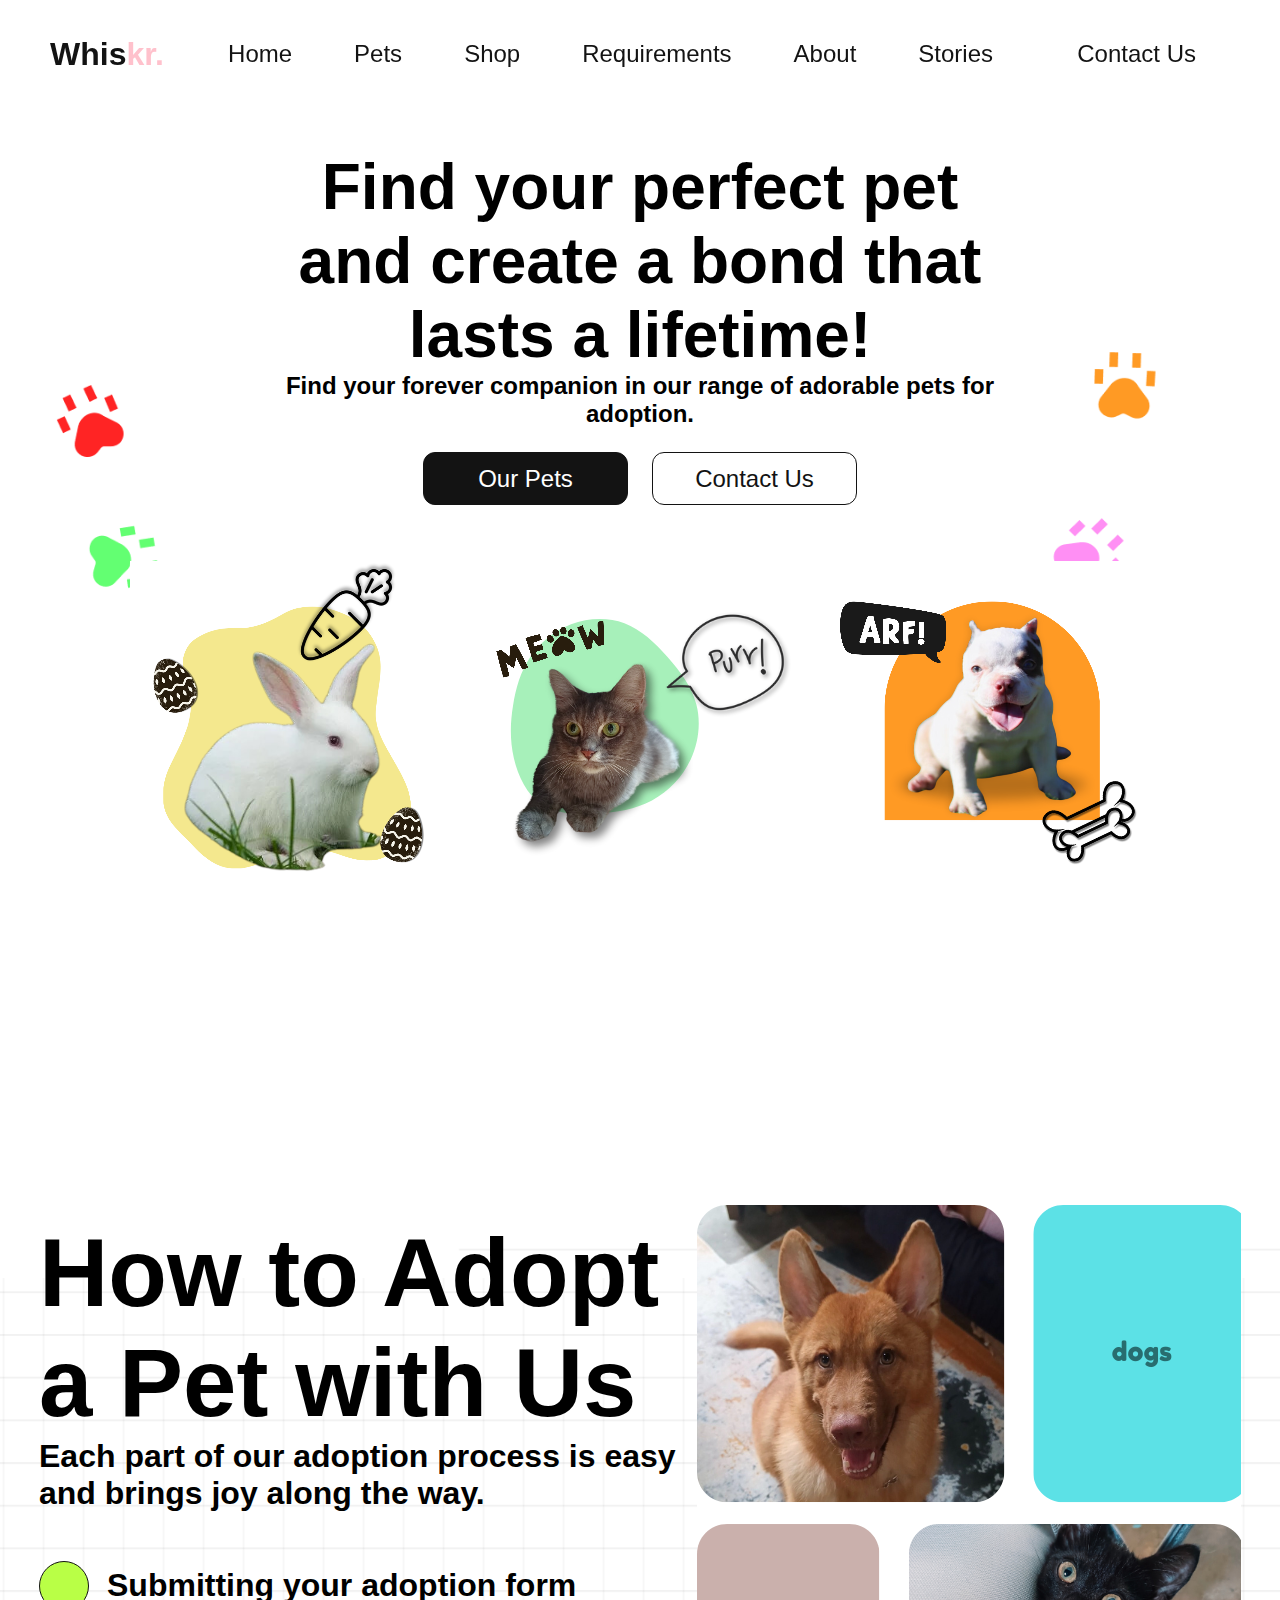
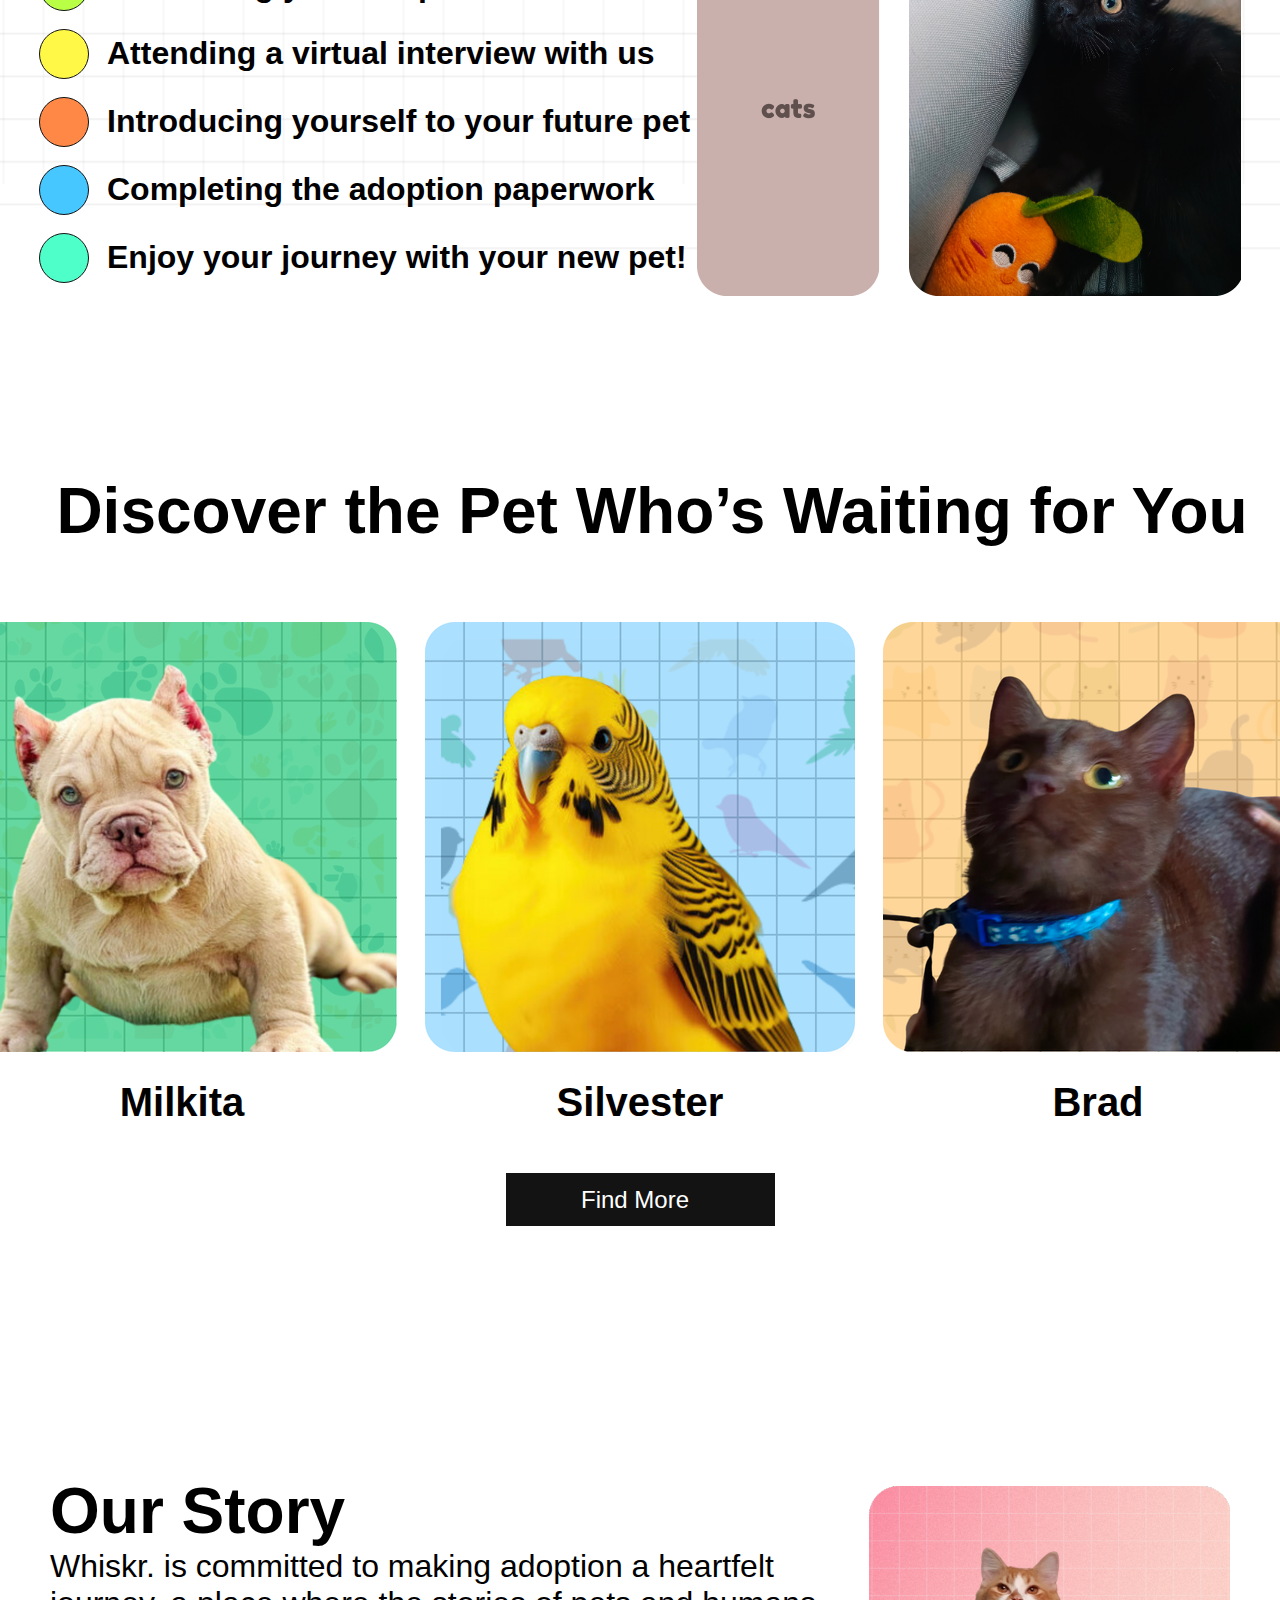
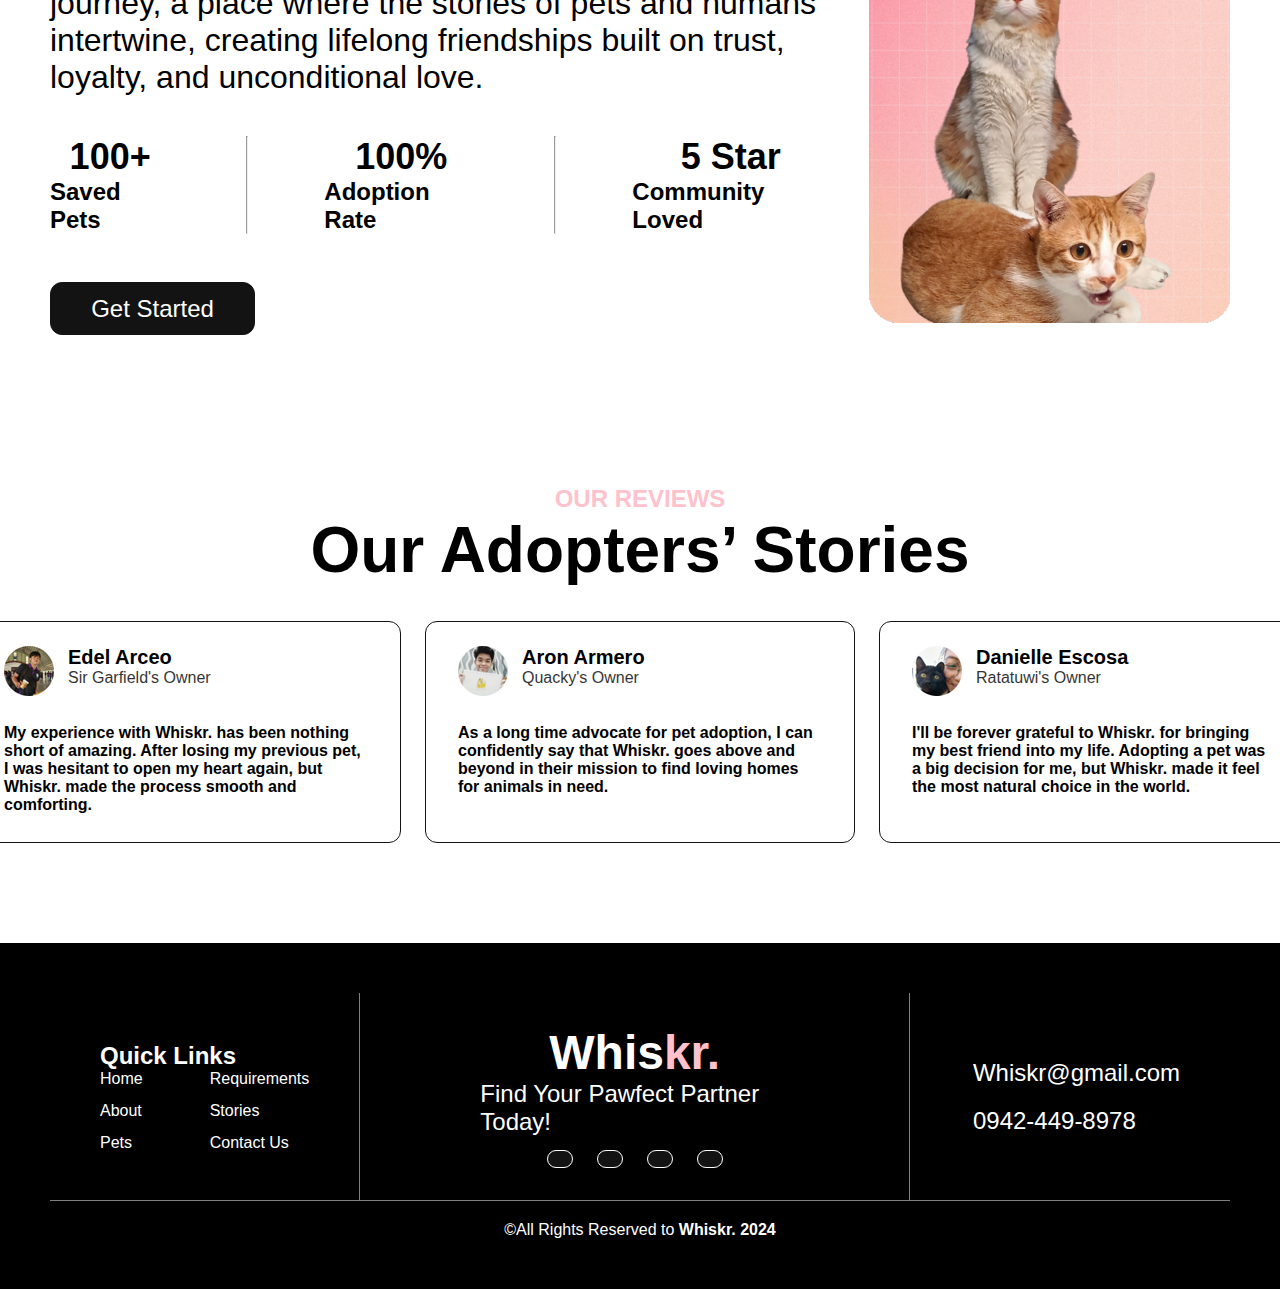
<file: index.html>
<!DOCTYPE html>
<html lang="en">
  <head>
    <meta charset="UTF-8" />
    <!-- Use for responsiveness -->
    <meta name="viewport" content="width=device-width, initial-scale=1.0" />
    <!-- link To CSS -->
    <link rel="stylesheet" href="style.css" />
    <!-- link To JS -->
    <script src="index.js" defer></script>
    <!-- For Icons -->
    <link
      rel="stylesheet"
      href="https://cdnjs.cloudflare.com/ajax/libs/font-awesome/6.5.2/css/all.min.css"
      integrity="sha512-SnH5WK+bZxgPHs44uWIX+LLJAJ9/2PkPKZ5QiAj6Ta86w+fsb2TkcmfRyVX3pBnMFcV7oQPJkl9QevSCWr3W6A=="
      crossorigin="anonymous"
      referrerpolicy="no-referrer"
    />
    <title>Pawfect | Pet Adoption</title>
  </head>
  <body>
    <!-- Navbar -->
    <nav>
        <a href="index.html" class="brand">
            <h1>Whis<b class="accent">kr.</b></h1>
        </a>
        <div class="menu">
            <div class="btn">
                <i class="fas fa-times close-btn"></i>
            </div>
            <a href="index.html">Home</a>
            <a href="index.html#pets">Pets</a>
            <a href="shop.html">Shop</a>
            <a href="index.html#requirements">Requirements</a>
            <a href="index.html#about">About</a>
            <a href="index.html#stories">Stories</a>
        </div>

        <button class="btn-2" onclick="window.location.href='signin-signup.html'">
          <p>Contact Us</p>
          <i class="fa-solid fa-circle-arrow-right"></i>
      </button>

        <div class="btn">
            <i class="fas fa-bars menu-btn"></i>
        </div>
    </nav>
    <!-- Navbar End -->

    <!-- Hero Page Section -->
     <section class="heropage">
        <div class="hero-headlines">
            <h1>Find your perfect pet and create a bond that lasts a lifetime!</h1>
            <p>Find your forever companion in our range of adorable pets for adoption.
            </p>
            <div class="hero-headlines-buttons">
                <button class="btn-3 ">Our Pets</button>
                <button class="btn-3 btn-transparent" onclick="window.location.href='signin-signup.html'">Contact Us</button>
            </div>
        </div>
        <div class="hero-images">
            <img src="Img/ribit-front.png" alt="Img">
            <img src="Img/ket-front.png" alt="Img">
            <img src="Img/dawg-front.png" alt="Img">
        </div>
     </section>
    <!-- Hero Page End Section -->

    <!-- Requirements Section -->
    <section class="requirements" id="requirements">
      <div class="requirements-headlines">
        <h1>How to Adopt a Pet with Us</h1>
        <p>Each part of our adoption process is easy and brings joy along the way.</p>

        <div class="r-item-container">

          <!-- r item 1 -->
           <div class="r-item">
            <div class="r-logo" style="background-color: #b9ff46;">
              <i class="fa-regular fa-newspaper"></i>
            </div>
            <h5>Submitting your adoption form</h5>
           </div>

            <!-- r item 2 -->
           <div class="r-item">
            <div class="r-logo" style="background-color: #fff846;">
              <i class="fa-solid fa-phone"></i>
            </div>
            <h5>Attending a virtual interview with us</h5>
           </div>

            <!-- r item 3 -->
           <div class="r-item">
            <div class="r-logo" style="background-color: #ff8846;">
              <i class="fa-solid fa-paw"></i>
            </div>
            <h5>Introducing yourself to your future pet</h5>
           </div>

           <!-- r item 4 -->
           <div class="r-item">
            <div class="r-logo" style="background-color: #46c7ff;">
              <i class="fa-regular fa-file-zipper"></i>
            </div>
            <h5>Completing the adoption paperwork</h5>
           </div>

           <!-- r item 5 -->
           <div class="r-item">
            <div class="r-logo" style="background-color: #4fffca;">
              <i class="fa-solid fa-handshake"></i>
            </div>
            <h5>Enjoy your journey with your new pet!</h5>
           </div> 

        </div>
      </div>
      <img src="Img/requirements.png" alt="Img"/>
    </section>
    <!-- requirements Section End -->

    <!-- Pets Section -->
     <section class="pets" id="pets">
      <div class="pets-headlines">
        <i class="fa-solid fa-paw"></i>
        <h1>Discover the Pet Who’s Waiting for You</h1>
      </div>

      <div class="pets-collection">
       <div class="pet-item">
        <img src="Img/dawg-adopt.png" alt="Img">
        <h3>Milkita</h3>
       </div>

        <div class="pet-item">
          <img src="Img/perot-adopt.png" alt="Img">
          <h3>Silvester</h3>
        </div>

          <div class="pet-item">
            <img src="Img/ket-adopt.png" alt="Img">
            <h3>Brad</h3>
          </div>
      </div>
      <button class="btn-3 btn-pets">
        <p>Find More</p>
        <i class="fa-solid fa-arrow-right-long"></i>
      </button>
    </section>
    <!-- Pets Section End -->

    <!-- About Section -->
     <div class="about" id="about">
      <div class="about-headlines">
        <h1>Our Story</h1>
        <p class="reveal-type" data-bg-color="#cccccc" data-fb-color="black">
          Whiskr. is committed to making adoption a heartfelt journey, a place where the stories of pets and humans intertwine, 
          creating lifelong friendships built on trust, loyalty, and unconditional love.
        </p>

        <div class="about-info">
          <div class="about-info-item">
            <h5>100+</h5>
            <h6>Saved Pets</h6>
          </div>
          <hr class="about-info-divider"/>

          <div class="about-info-item">
            <h5>100%</h5>
            <h6>Adoption Rate</h6>
          </div>
          <hr class="about-info-divider"/>

          <div class="about-info-item">
            <h5>5 Star</h5>
            <h6>Community Loved</h6>
          </div>
        </div>
        <button class="btn-3" onclick="window.location.href='signin-signup.html'">Get Started</button>
      </div>
      <img src="Img/Story.png" alt="Img"/>
     </div>
    <!-- About Section -->

    <!-- Testimonials Section -->
     <div class="testimonials" id="stories">
      <h6>OUR REVIEWS</h6>
      <h1>Our Adopters’ Stories</h1>

      <div class="testimony-container">
        <!--Testimony Item 1 -->
        <div class="testimony-item">
          <div class="testimony-people">
            <div class="testimony-name">
              <img src="Img/2.png" alt="Img">
              <div class="testimony-name-item">
                <h4>Edel Arceo</h4>
                <p>Sir Garfield's Owner</p>
              </div>
            </div>
            <i class="fa-solid fa-quote-right"></i>
          </div>
          <p class="testimony-text">My experience with Whiskr. has been nothing short of amazing. After losing my previous pet, I was hesitant to open
            my heart again, but Whiskr. made the process smooth and comforting.
          </p>
        </div>

        <!--Testimony Item 2 -->
        <div class="testimony-item">
          <div class="testimony-people">
            <div class="testimony-name">
              <img src="Img/3.png" alt="Img">
              <div class="testimony-name-item">
                <h4>Aron Armero</h4>
                <p>Quacky's Owner</p>
              </div>
            </div>
            <i class="fa-solid fa-quote-right"></i>
          </div>
          <p class="testimony-text">As a long time advocate for pet adoption, I can confidently say that Whiskr. goes above and beyond
            in their mission to find loving homes for animals in need.
          </p>
        </div>

        <!--Testimony Item 3 -->
        <div class="testimony-item">
          <div class="testimony-people">
            <div class="testimony-name">
              <img src="Img/1.png" alt="Img">
              <div class="testimony-name-item">
                <h4>Danielle Escosa</h4>
                <p>Ratatuwi's Owner</p>
              </div>
            </div>
            <i class="fa-solid fa-quote-right"></i>
          </div>
          <p class="testimony-text">I'll be forever grateful to Whiskr. for bringing my best friend into my life. Adopting a pet
            was a big decision for me, but Whiskr. made it feel the most natural choice in the world.
          </p>
        </div>

      </div>
     </div>
    <!-- Testimonials Section End -->

    <!-- Footer Section -->
     <footer id="footer">
      <div class="footer-container">
        <div class="footer-links">
          <h2>Quick Links</h2>
          <div class="link-container">
            <div class="links">
              <a href="/">Home</a>
              <a href="index.html#about">About</a>
              <a href="index.html#pets">Pets</a>
            </div>
              <div class="links">
                <a href="index.html#requirements">Requirements</a>
                <a href="index.html#stories">Stories</a>
                <a href="index.html#footer">Contact Us</a>
              </div>
          </div>
        </div>
        <div class="footer-brand">
          <h1>Whis<b class="accent">kr.</b></h1>
          <p>Find Your Pawfect Partner Today!</p>
          <div class="socials">
          <a href="/"><i class="fa-brands fa-facebook-f"></i></a>
          <a href="/"><i class="fa-brands fa-tiktok"></i></a>
          <a href="/"><i class="fa-brands fa-twitter"></i></a>
          <a href="/"><i class="fa-brands fa-instagram"></i></a>
        </div>
        </div>
        <div class="footer-contact-info">
          <div class="contact-info-item">
            <i class="fa-regular fa-envelope"></i>
            <p>Whiskr@gmail.com</p>
          </div>
            <div class="contact-info-item">
              <i class="fa-solid fa-phone"></i>
              <p>0942-449-8978</p>
            </div>
        </div>
      </div>
      <p class="copyright">©All Rights Reserved to <b>Whiskr. 2024</b></p>
     </footer>
    <!-- Footer Section End -->

  </body>
</html>
</file>
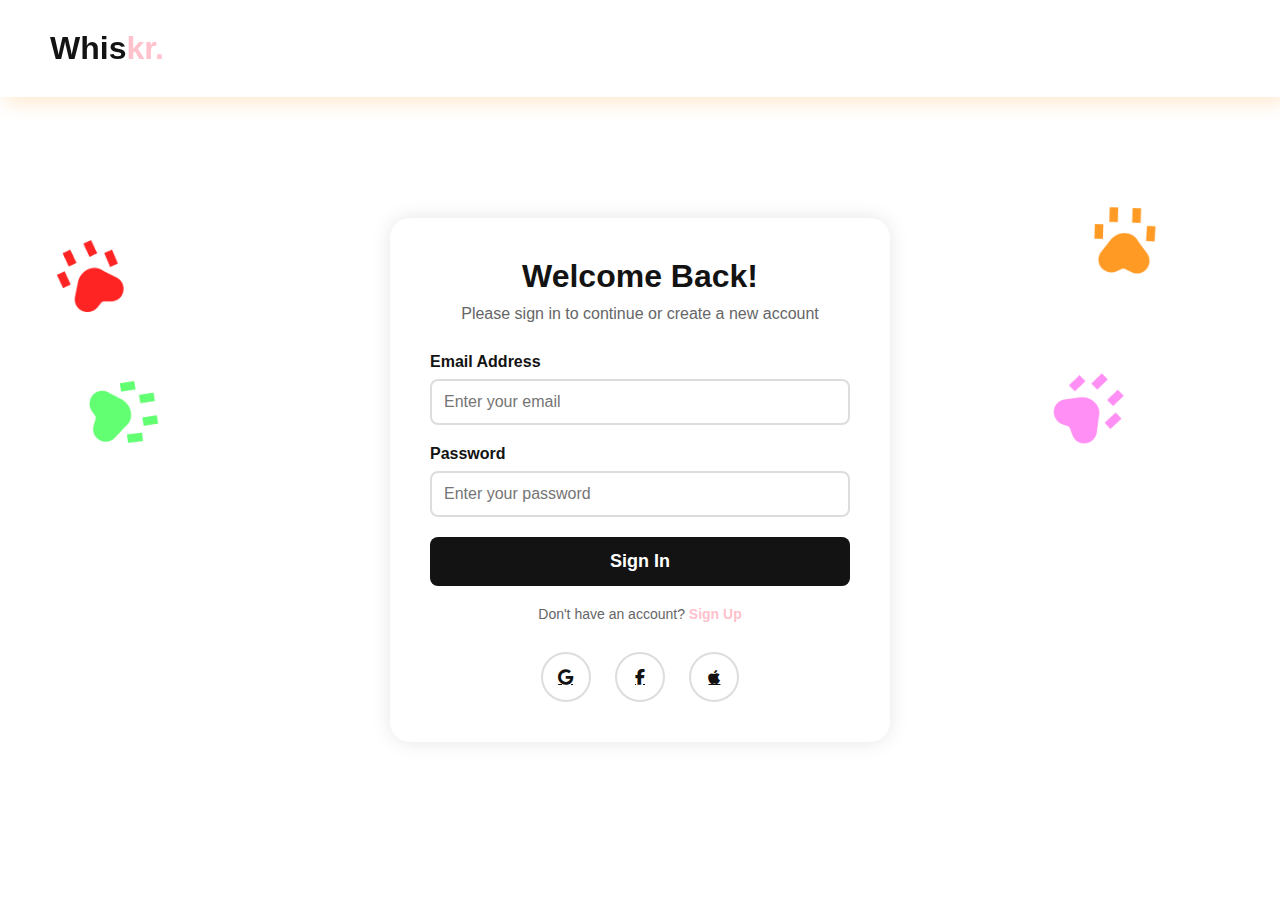
<file: signin-signup.html>
<!DOCTYPE html>
<html lang="en">
<head>
    <meta charset="UTF-8" />
    <meta name="viewport" content="width=device-width, initial-scale=1.0" />
    <link rel="stylesheet" href="https://cdnjs.cloudflare.com/ajax/libs/font-awesome/6.5.2/css/all.min.css" />
    <title>Whiskr | Sign In</title>
    <style>
        @import url("https://fonts.googleapis.com/css2?family=Poppins:wght@200..1000&display=swap");

        * {
            margin: 0;
            padding: 0;
            box-sizing: border-box;
            font-family: "Nunito Sans", sans-serif;
        }

        :root {
            --accent: #FFC1CC;
            --black: #131313;
        }

        body {
            min-height: 100vh;
            display: flex;
            flex-direction: column;
        }

        nav {
            z-index: 999;
            position: fixed;
            top: 0;
            left: 0;
            width: 100%;
            display: flex;
            justify-content: space-between;
            align-items: center;
            color: var(--black);
            background-color: white;
            padding: 30px 50px;
            filter: drop-shadow(5px 5px 10px #ffbe745e);
        }

        .brand {
            text-decoration: none;
            color: var(--black);
        }

        .brand h1 {
            font-size: 32px;
            font-weight: 900;
        }

        .accent {
            color: var(--accent);
        }

        .container {
            display: flex;
            justify-content: center;
            align-items: center;
            min-height: 100vh;
            background-image: url("Img/hero-background-image.png");
            background-size: cover;
            padding: 20px;
        }

        .form-container {
            background: white;
            padding: 40px;
            border-radius: 20px;
            box-shadow: 0 0 20px rgba(0, 0, 0, 0.1);
            width: 100%;
            max-width: 500px;
            margin-top: 60px;
        }

        .form-header {
            text-align: center;
            margin-bottom: 30px;
        }

        .form-header h2 {
            font-size: 32px;
            font-weight: 800;
            color: var(--black);
            margin-bottom: 10px;
        }

        .form-header p {
            color: #666;
            font-size: 16px;
        }

        .form-group {
            margin-bottom: 20px;
        }

        .form-group label {
            display: block;
            margin-bottom: 8px;
            font-weight: 600;
            color: var(--black);
        }

        .form-group input {
            width: 100%;
            padding: 12px;
            border: 2px solid #ddd;
            border-radius: 8px;
            font-size: 16px;
            transition: all 0.3s ease;
        }

        .form-group input:focus {
            border-color: var(--accent);
            outline: none;
        }

        .btn-submit {
            width: 100%;
            padding: 14px;
            background-color: var(--black);
            color: white;
            border: none;
            border-radius: 8px;
            font-size: 18px;
            font-weight: 600;
            cursor: pointer;
            transition: all 0.3s ease;
        }

        .btn-submit:hover {
            background-color: var(--accent);
        }

        .form-footer {
            text-align: center;
            margin-top: 20px;
        }

        .form-footer p {
            color: #666;
            font-size: 14px;
        }

        .form-footer a {
            color: var(--accent);
            text-decoration: none;
            font-weight: 600;
        }

        .social-login {
            margin-top: 30px;
            text-align: center;
        }

        .social-btn {
            display: inline-flex;
            align-items: center;
            justify-content: center;
            width: 50px;
            height: 50px;
            border: 2px solid #ddd;
            border-radius: 50%;
            margin: 0 10px;
            color: var(--black);
            transition: all 0.3s ease;
        }

        .social-btn:hover {
            background-color: var(--accent);
            border-color: var(--accent);
            color: white;
        }

        @media (max-width: 768px) {
            nav {
                padding: 20px;
            }

            .form-container {
                padding: 20px;
            }
        }
    </style>
</head>
<body>
    <nav>
        <a href="index.html" class="brand">
            <h1>Whis<b class="accent">kr.</b></h1>
        </a>
    </nav>

    <div class="container">
        <div class="form-container">
            <div class="form-header">
                <h2>Welcome Back!</h2>
                <p>Please sign in to continue or create a new account</p>
            </div>

            <form>
                <div class="form-group">
                    <label for="email">Email Address</label>
                    <input type="email" id="email" placeholder="Enter your email" required>
                </div>

                <div class="form-group">
                    <label for="password">Password</label>
                    <input type="password" id="password" placeholder="Enter your password" required>
                </div>

                <button type="submit" class="btn-submit">Sign In</button>

                <div class="form-footer">
                    <p>Don't have an account? <a href="#">Sign Up</a></p>
                </div>

                <div class="social-login">
                    <a href="#" class="social-btn">
                        <i class="fab fa-google"></i>
                    </a>
                    <a href="#" class="social-btn">
                        <i class="fab fa-facebook-f"></i>
                    </a>
                    <a href="#" class="social-btn">
                        <i class="fab fa-apple"></i>
                    </a>
                </div>
            </form>
        </div>
    </div>
</body>
</html>
</file>
<file: style.css>
/* For Fonts */
@import url("https://fonts.googleapis.com/css2?family=Poppins:wght@200..1000&display=swap");

* {
  margin: 0;
  padding: 0;
  box-sizing: border-box;
  font-family: "Nunito Sans", sans-serif;
}

:root {
  --accent: #FFC1CC;
  --black: #131313;
}
body {
  min-height: 100vh;
}

section {
  min-width: 100%;
  min-height: 100vh;
  background-repeat: no-repeat;
  background-position: center;
  background-size: cover;
}

nav{
    z-index: 999;
    position: fixed;
    top: 0%;
    left: 0%;
    width: 100%;
    display: flex;
    justify-content: space-between;
    align-items: center;
    color: var(--black);
    background-color: white;
    padding: 30px 50px;
    transition: all 0.4 ease-out;
    filter: drop-shadow(5px 5px 10px transparent);
}

nav.sticky{
    background-color: white;
    filter: drop-shadow(5px 5px 10px #ffbe745e);
}

.brand{
    text-decoration: none;
    transition: all ease-out 0.3s;
    color: var(--black);
}

.brand h1{
    font-size: 32px;
    font-weight: 900;
}

.accent{
    color: var(--accent);
}

.brand:hover{
    opacity: 0.8s;
}

.menu{
    display: flex;
    justify-content: center;
    align-items: center;
    gap: 42px;
}

.menu a{
    display: inline-block;
    position: relative;
    color: var(--black);
    text-decoration: none;
    font-size: 24px;
    font-weight: 400;
    border-radius: 32px;
    background-color: white;
    padding: 10px;
    transition: all 0.2s ease-out;
}

.menu a:hover{
    background-color: var(--accent);
    color: white;
}

.btn{
    color: white;
    font-size: 25px;
    cursor: pointer;
    display: none;
}

.btn-2{
    display: flex;
    align-items: center;
    gap: 14px;
    font-size: 24px;
    font-weight: 500;
    color: var(--black);
    transition: all ease-in-out 0.2s;
    background-color: transparent;
    border: none;
    cursor: pointer;
    padding: 10px 20px;  /* Add padding */
    border-radius: 8px;  /* Optional: adds rounded corners */
}

.btn-2 p {
    margin: 0;  /* Remove any default margins */
    line-height: 1;  /* Ensure text is vertically centered */
}

.btn-2 i{
    font-size: 24px;  /* Reduce icon size slightly */
    transition: all 0.2s ease-out;
    display: flex;
    align-items: center;
}

.btn-2:hover i{
    color: var(--accent);
}

.btn-2:hover{
    background-color: rgba(0, 0, 0, 0.05);
}

/* Hero Section */

.heropage{
    margin-top: 150px;
    display: flex;
    flex-direction: column;
    align-items: center;
    background-image: url("Img/hero-background-image.png");
}

.hero-headlines{
    display: flex;
    flex-direction: column;
    align-items: center;
    width: 750px;
    text-align: center;
}

.hero-headlines h1{
    font-size: 64px;
    font-weight: 900;
}

.hero-headlines p{
    font-size: 24px;
    font-weight: 600;
    
}

.hero-headlines-buttons{
    display: flex;
    gap: 24px;
    margin-top: 24px;
}

.btn-3{
    width: 205px;
    height: 53px;
    background-color: var(--black);
    font-size: 24px;
    color: white;
    border-radius: 12px;
    border: 1px solid var(--black);
    transition: all 0.2s ease-out;
}

.btn-3:hover {
    background-color: var(--accent);
    border: 1px solid var(--accent);
}

.btn-transparent {
    background-color: transparent;
    color: var(--black);
}

.btn-transparent:hover {
    background-color: var(--accent);
    color: white;
}

.hero-images{
    display: flex;
    margin-top: 56px;
    gap: 35px;
}

/* Requirements Section */
.requirements{
    margin-top: 50px;
    align-items: center;
    justify-content: center;
    display: flex;
    background-image: url(Img/requirements-background-img.png);
}

.requirements-headlines{
    width: 658px;
}

.requirements-headlines h1 {
    font-size: 96px;
    font-weight: 900;
}

.requirements-headlines p {
    font-size: 32px;
    font-weight: 600;
    margin-bottom: 49px;
}

.r-item-container{
    display: flex;
    flex-direction: column;
    gap: 18px;
}

.r-item{
    display: flex;
    gap: 18px;
    align-items: center;
}

.r-logo{
    width: 50px;
    height: 50px;
    border: 1px solid var(--black);
    border-radius: 100%;
    display: flex;
    align-items: center;
    justify-content: center;
}

.r-logo i{
    font-size: 28px;
}

.r-item h5{
    font-size: 32px;
    font-weight: 600;
}


/* Pets Section */
.pets{
    display: flex;
    flex-direction: column;
    align-items: center;
    margin-top: 74px;
}

.pets-headlines{
    display: flex;
    gap: 24px;
    align-items: center;
}

.pets-headlines i{
    font-size: 56px;
    color: black;
}

.pets-headlines h1{
    font-size: 64px;
    font-weight: 800;
}

.pets-collection{
    display: flex;
    gap: 28px;
    margin-top: 74px;
}

.pet-item{
    display: flex;
    flex-direction: column;
    gap: 28px;
    align-items: center;
    transition: 0.5s ease-out;
}

.pet-item h3{
    font-size: 40px;
    font-weight: 800;
}

.btn-pets{
    width: 269px;
    height: 60;
    display: flex;
    align-items: center;
    justify-content: center;
    gap: 10px;
    border-radius: 0px;
    margin-top: 48px;
}

/* About Section */
.about{
    display: flex;
    margin-top: 100px;
    padding: 0px 50px;
    align-items: center;
    justify-content: center;
    gap: 40px;
}

.about-headlines{
    display: flex;
    flex-direction: column;
    width: 885px;
}

.about-headlines h1{
    font-size: 64px;
    font-weight: 900;
}
.about-headlines p{
    font-size: 32px;
    font-weight: 400;
}

.about-info{
    display: flex;
    margin-top: 20px;
    justify-content: center;
    gap: 76px;
    margin-top: 40px;
}

.about-info-item{
    display: flex;
    flex-direction: column;
    align-items: center;
}

.about-info-item h5{
    font-size: 36px;
    font-weight: 800;
}

.about-info-item h6{
    font-size: 24px;
    font-weight: 700;
}

.about-headlines button{
    margin-top: 48px;

}

/* Testimonials Section */
.testimonials{
    display: flex;
    flex-direction: column;
    align-items: center;
    margin-top: 150px;
}

.testimonials h6{
    font-size: 24px;
    font-weight: 800;
    color: var(--accent);
}

.testimonials h1{
    font-size: 64px;
    font-weight: 900;
}

.testimony-container{
    display: flex;
    margin-top: 34px;
    gap: 24px;
}

.testimony-item{
    display: flex;
    flex-direction: column;
    width: 430px;
    height: 222px;
    border: 1px solid var(--black);
    border-radius: 12px;
    padding: 24px 32px;
}

.testimony-people{
    display: flex;
    justify-content: space-between;
    align-items: center;
}

.testimony-people i{
    font-size: 50px;
    color: #ff5353;
}

.testimony-name{
    display: flex;
    gap: 14px;
}

.testimony-name h4{
    font-size: 20px;
    font-weight: 800;
}

.testimony-name p{
    opacity: 0.8;
}

.testimony-text{
    font-weight: 600;
    margin-top: 28px;
}

/* Footer Section */
footer{
    background-color: black;
    color: white;
    padding: 50px;
    display: flex;
    flex-direction: column;
    align-items: center;
    margin-top: 100px;
    overflow: hidden;
}

.footer-container{
    display: flex;
}

.footer-links{
    display: flex;
    flex-direction: column;
    border-bottom: 1px solid rgba(255, 255, 255, 0.5);
    justify-content: center;
    padding: 32px 50px;
}

.footer-links h2{
    font-size: 24px;
    font-weight: 800;
}

.link-container{
    display: flex;
    gap: 67px;
}

.links{
    display: flex;
    flex-direction: column;
    gap: 14px;
}

.links a{
    color: white;
    text-decoration: none;
    transition: all 0.3s ease-out;
}

.links a:hover{
    color: var(--accent);
}

.footer-brand{
    display: flex;
    flex-direction: column;
    align-items: center;
    border: 1px solid rgba(255, 255, 255, 0.5);
    border-top: none;
    padding: 32px 120px;
}

.footer-brand h1{
    font-size: 48px;
    font-weight: 800;
}

.footer-brand p{
    font-size: 24px;
}

.socials{
    display: flex;
    gap: 24px;
    margin-top: 14px;
}

.socials a{
    color: white;
    border: 1px solid white;
    border-radius: 12px;
    padding: 8px 12px;
    background-color: var(--black);
    transition: all 0.3s ease-out;
}

.socials a:hover{
    background-color: var(--accent);
}

.footer-contact-info{
    display: flex;
    flex-direction: column;
    justify-content: center;
    gap: 20px;
    border-bottom: 1px solid rgb(255, 255, 255, 0.5);
    padding: 32px 50px;
}

.contact-info-item{
    display: flex;
    gap: 13px;
    align-items: center;
}

.contact-info-item i{
    font-size: 24px;
}

.contact-info-item p{
    font-size: 24px;
}

.copyright{
    margin-top: 20px;
}

/* Add these to your existing style.css */

/* Nav Right Container */
.nav-right {
    display: flex;
    align-items: center;
    gap: 20px;
}

/* Cart Icon Styles */
.cart-icon-container {
    position: relative;
}

.cart-icon-btn {
    background: none;
    border: none;
    font-size: 20px;
    color: var(--black);
    cursor: pointer;
    padding: 10px;
    position: relative;
    display: flex;
    align-items: center;
    justify-content: center;
}

.cart-count {
    position: absolute;
    top: 0;
    right: 0;
    background: var(--accent);
    color: white;
    font-size: 12px;
    width: 18px;
    height: 18px;
    border-radius: 50%;
    display: flex;
    align-items: center;
    justify-content: center;
    font-weight: bold;
}

/* Cart Dropdown */
.cart-dropdown {
    display: none;
    position: absolute;
    top: 100%;
    right: 0;
    width: 320px;
    background: white;
    border-radius: 8px;
    box-shadow: 0 4px 12px rgba(0, 0, 0, 0.1);
    z-index: 1000;
    max-height: 80vh;
    overflow-y: auto;
}

.cart-dropdown.active {
    display: block;
}

.cart-header {
    display: flex;
    justify-content: space-between;
    align-items: center;
    padding: 15px;
    border-bottom: 1px solid #eee;
}

.cart-header h3 {
    margin: 0;
    font-size: 18px;
}

.cart-close {
    background: none;
    border: none;
    font-size: 18px;
    cursor: pointer;
    color: #666;
}

.cart-items {
    padding: 15px;
    max-height: 400px;
    overflow-y: auto;
}

.cart-item {
    display: flex;
    align-items: center;
    gap: 10px;
    padding: 10px 0;
    border-bottom: 1px solid #eee;
}

.cart-item:last-child {
    border-bottom: none;
}

.cart-item-image {
    width: 50px;
    height: 50px;
    object-fit: cover;
    border-radius: 4px;
}

.cart-item-details {
    flex-grow: 1;
}

.cart-item-title {
    font-weight: 600;
    margin-bottom: 4px;
}

.cart-item-price {
    color: var(--accent);
    font-weight: 600;
}

.cart-item-remove {
    color: #ff4444;
    cursor: pointer;
    padding: 5px;
}

.cart-footer {
    padding: 15px;
    border-top: 1px solid #eee;
}

.cart-total {
    display: flex;
    justify-content: space-between;
    font-weight: 600;
    margin-bottom: 15px;
}

.checkout-btn {
    width: 100%;
    padding: 10px;
    background: var(--accent);
    color: white;
    border: none;
    border-radius: 6px;
    font-weight: 600;
    cursor: pointer;
    transition: opacity 0.2s;
}

.checkout-btn:hover {
    opacity: 0.9;
}

/* Empty Cart State */
.cart-empty {
    text-align: center;
    padding: 20px;
    color: #666;
}

/* Responsive Styles */
@media (max-width: 768px) {
    .cart-dropdown {
        position: fixed;
        top: 70px;
        right: 10px;
        left: 10px;
        width: auto;
        max-height: calc(100vh - 80px);
    }
}

@media (max-width: 1024px) and (min-width: 0px) {
    .menu{
        gap: 16px
    }
    .menu a{
        font-size: 16px;
    }
    nav{
        padding: 30px 20px;
    }
    nav .btn-2 p{
        font-size: 16px;
        font-weight: bold;
    }
    nav .btn-2 i{
        font-size: 18px;
    }
    .heropage{
        overflow: hidden;
    }
    .hero-images a{
        width: 222px;
    }
    .requirements {
        flex-direction: column;
        text-align: center;
        margin-top: 150px;
    }
    .requirements img{
        margin-top: 50px;
    }
    .pets{
        min-height: 100%;
    }
    .pets-collection{
        gap: 24px;
    }
    .pet-item img{
        width: 210px;
        height: 204px;
    }
    .pet-item h3{
        font-size: 24px;
    }
    .about{
        flex-direction: column;
        text-align: center;
    }
    .about-headlines{
        width: 100%;
        align-items: center;
    }
    .about-headlines p{
        font-size: 24px;
    }
    .about-info{
        gap: 42px;
    }
    .about img{
        width: 400px;
        height: 400px;
    }
    .testimony-container{
        flex-direction: column;
    }
    .testimony-item{
        width: 545px;
    }
    footer{
        padding: 20px 50px;
    }
    .footer-brand{
        padding: 20px 30px;
    }
    .footer-brand h1{
        font-size: 36px;
    }
    .footer-brand p{
        font-size: 13px;
    }
    .footer-links,
    .footer-contact-info{
        padding: 20px;
    }
    .footer-contact-info p{
        font-size: 16px;
    }
    .footer-contact-info i{
        font-size: 16px;
    }
}

@media (max-width: 767px) and (min-width: 0px) {
    nav{
        padding: 20px 30px;
        width: 100%;
    }
    nav .btn{
        display: block;
        color: var(--black);
        font-size: 24px;
    }
    nav .menu{
        position: fixed;
        background: var(--accent);
        flex-direction: column;
        min-width: 70%;
        height: 100vh;
        top: 0;
        right: -100%;
        padding: 50px;
        transition: 0.5s;
        transition-property: right;
    }
    nav .menu.active{
        right: 0;
    }
    nav .menu .close-btn{
        position: absolute;
        top: 0;
        left: 0;
        margin: 25px;
        color: white;
    }
    nav .menu a{
        display: block;
        font-size: 20px;
        font-weight: bold;
        margin: 20px;
        padding: 0px 15px;
        background-color: var(--accent);
        color: white;
    }
    nav .btn-2{
        display: none;
    }
    .heropage{
        min-height: 100%;
    }
    .hero-headlines h1{
        font-size: 24px;
    }
    .hero-headlines p{
        font-size: 14px;
    }
    .btn-3{
        width: 126px;
        height: 40px;
        font-size: 16px;
    }
    .hero-headlines{
        width: 100%;
        padding: 0px 20px;
    }
    .hero-images{
        gap: 14px;
    }
    .hero-images img{
        width: 100px;
    }
    .requirements{
        margin-top: 150px;
    }
    .requirements-headlines h1{
        font-size: 32px;
    }
    .requirements-headlines p{
        font-size: 16px;
    }
    .requirements-headlines{
        width: 100%;
    }
    .requirements img{
        width: 90%;
    }
    .r-item h5{
        font-size: 14px;
    }
    .r-item-container{
        padding-left: 14px;
    }
    .pets-headlines h1{
        font-size: 24px;
    }
    .pets-headlines i{
        font-size: 35px;
    }
    .pets-collection{
        flex-direction: column;
    }
    .btn-pets{
        width: 230px;
    }
    .about{
        padding: 0px 20px;
    }
    .about-headlines h1{
        font-size: 36px;
    }
    .about-headlines p{
        font-size: 16px;
    }
    .about-info{
        flex-direction: column;
    }
    .about img{
        width: 100%;
        height: auto;
    }
    .testimonials{
        padding: 0px 20px;
    }
    .testimonials h1{
        font-size: 24px;
    }
    .testimonials h6{
        font-size: 16px;
    }
    .testimony-item{
        width: 100%;
        padding: 24px;
    }
    .testimony-text{
        font-size: 13px;
    }
    .testimony-name img{
        width: 34px;
        height: 34px;
    }
    .testimony-name h4{
        font-size: 16px;
    }
    .testimony-name i{
        font-size: 36px;
    }
    .testimony-name p{
        font-size: 12px;
    }
    .footer-container{
        flex-direction: column;
    }
    .footer-brand{
        order: 1;
        border: 0px;
        border-bottom: 1px solid rgba(255, 255, 255, 0.5);
    }
    .footer-links{
        order: 2;
    }
    .footer-contact-info{
        order: 3;
    }
    .copyright{
        font-size: 10px;
    }

}
</file>
